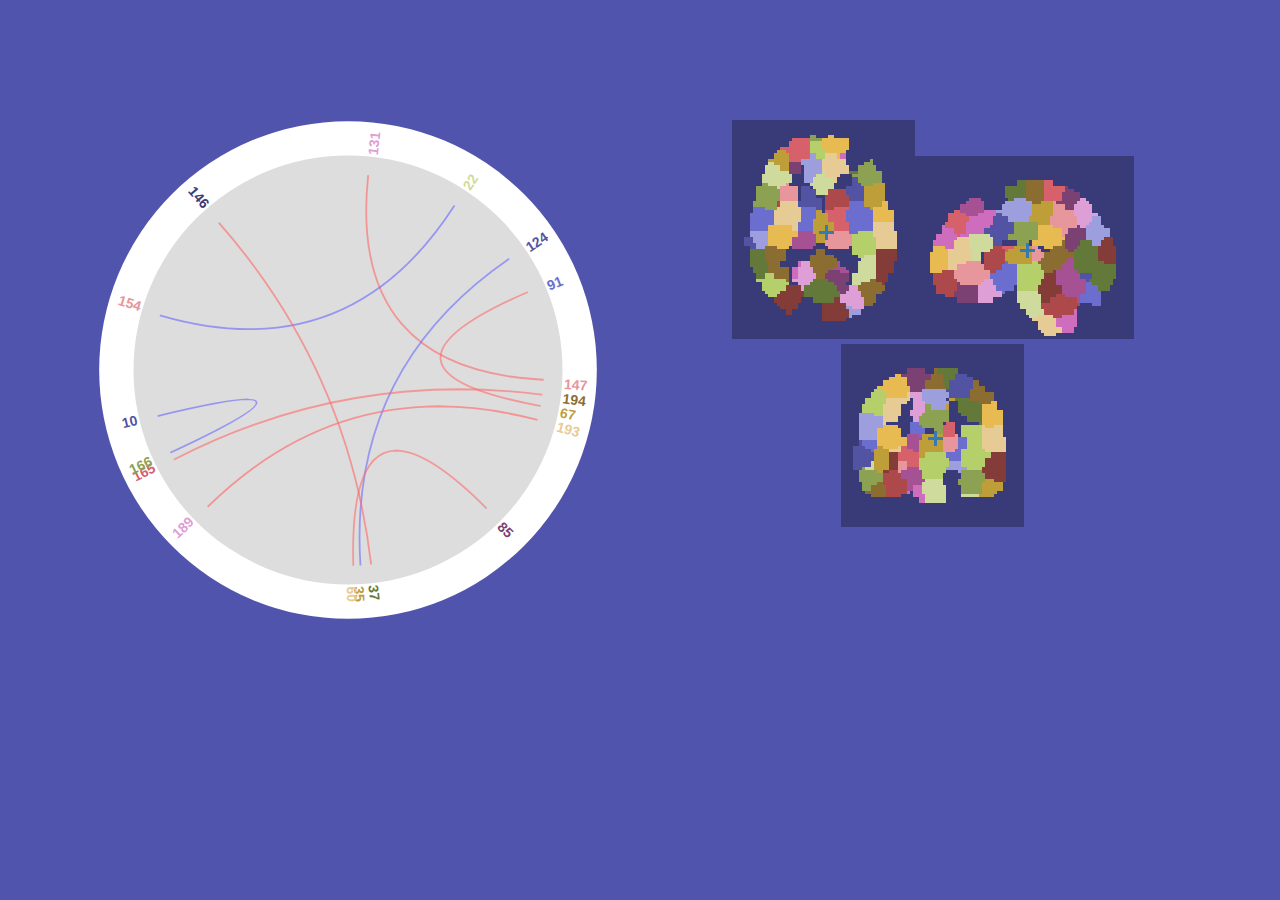
<file: examples/deeplearning/index.html>
<!DOCTYPE html>
<html>
  <head>
    <title>ABIDE results</title>
    <meta charset="utf-8">
    <link rel="stylesheet" href="css/bootstrap.min.css">
    <link rel="stylesheet" href="css/d3.slider.css">
    <link rel="stylesheet" href="css/index.css">
  </head>
  <body>
    <div class="container">
      <div class="row">
        <div class="col-md-6" id="chord"></div>
        <div class="col-md-6" id="brain"></div>
      </div>
    </div>
    <script src="js/jquery-2.1.4.min.js"></script>
    <script src="js/d3.min.js"></script>
    <script src="../../NeuroView.js"></script>
    <script src="js/chords.js"></script>
  </body>
</html>
</file>
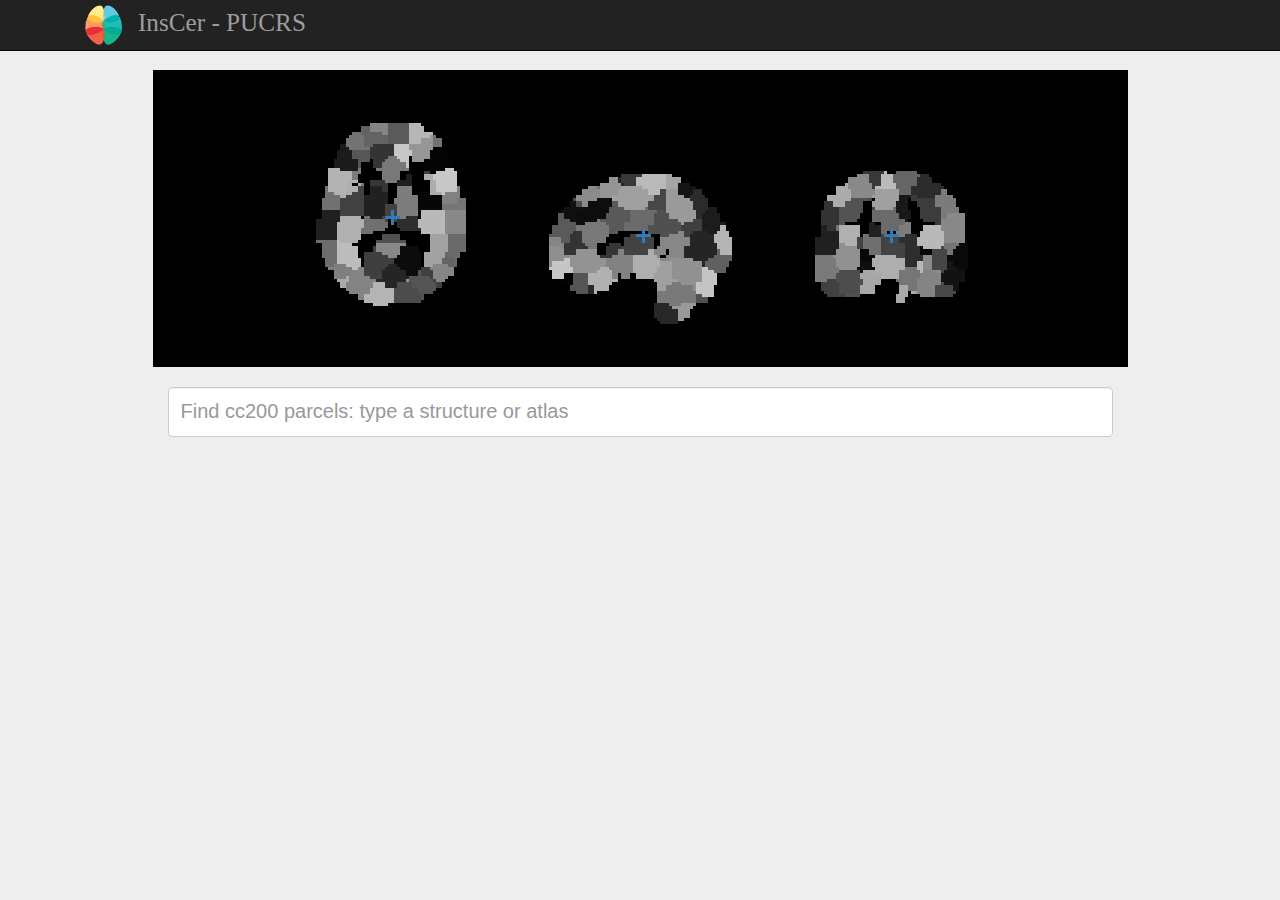
<file: examples/search/index.html>
<!DOCTYPE html>
<html>
  <head>
    <title>ACERTA - SCHOOLS results</title>
    <meta charset="utf-8">
    <link rel="stylesheet" href="css/bootstrap.min.css">
    <link rel="stylesheet" href="css/index.css">
  </head>
  <body>
    <nav class="navbar navbar-inverse navbar-fixed-top" role="navigation">
      <div class="navbar-inner">
        <div class="container">
          <div class="navbar-header">
            <a class="navbar-brand" href="#">
              <span><img class="brand" src="img/logo-inscer.png" alt=""></span>
              InsCer - PUCRS
            </a>
          </div>
        </div>
      </div>
    </nav>
    <div class="container">
      <div class="row">
        <div class="col-md-10 col-md-push-1" id="brain">Loading cc200...</div>
      </div>
      <div class="row">
        <div class="col-md-10 col-md-push-1">
          <div id="regions"></div>
          <div class="form-group">
            <input type="text" id="search" class="form-control" placeholder="Loading labels...">
          </div>
          <div id="labels" class="panel panel-default hide">
            <div class="panel-body">
              <div class="list-group">
              </div>
            </div>
          </div>
        </div>
      </div>
    </div>
    <script src="js/jquery-2.1.4.min.js"></script>
    <script src="js/d3.min.js"></script>
    <script src="../../NeuroView.js"></script>
    <script src="js/find.js"></script>
  </body>
</html>
</file>
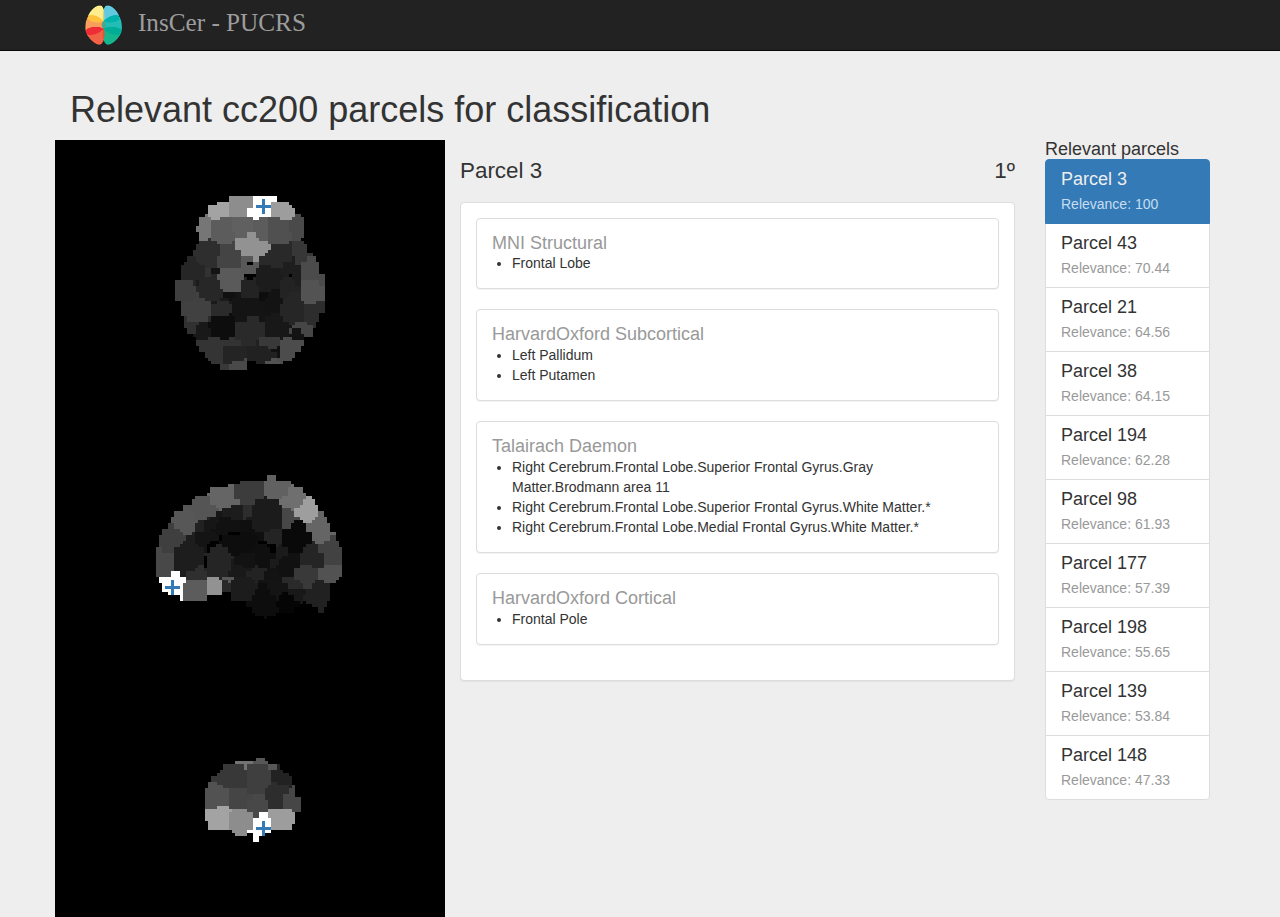
<file: examples/svm_coeffs/index.html>
<!DOCTYPE html>
<html>
  <head>
    <title>ACERTA - SCHOOLS results</title>
    <meta charset="utf-8">
    <link rel="stylesheet" href="css/bootstrap.min.css">
    <link rel="stylesheet" href="css/index.css">
  </head>
  <body>
    <nav class="navbar navbar-inverse navbar-fixed-top" role="navigation">
      <div class="navbar-inner">
        <div class="container">
          <div class="navbar-header">
            <a class="navbar-brand" href="#">
              <span><img class="brand" src="img/logo-inscer.png" alt=""></span>
              InsCer - PUCRS
            </a>
          </div>
        </div>
      </div>
    </nav>
    <div class="container">
      <h1>Relevant cc200 parcels for classification</h1>
      <div class="row">
        <div class="col-md-4" id="brain">Loading cc200...</div>
        <div class="col-md-6">
          <div id="brain_info">Loading data...</div>
          <div id="labels" class="panel panel-default">
            <div class="panel-body">
              <div class="list-group">
              </div>
            </div>
          </div>
        </div>
        <div class="col-md-2" id="regions">
          <h4>Relevant parcels</h4>
          <div class="list-group">
          </div>
        </div>
      </div>
    </div>
    <script src="js/jquery-2.1.4.min.js"></script>
    <script src="js/d3.min.js"></script>
    <script src="../../NeuroView.js"></script>
    <script src="js/svm_coeffs.js"></script>
  </body>
</html>
</file>
<file: examples/deeplearning/css/d3.slider.css>
.d3-slider {
    position: relative;
    font-family: Verdana,Arial,sans-serif;
    font-size: 1.1em;
    border: 1px solid #aaaaaa;
    z-index: 2;
}

.d3-slider-horizontal {
    height: .8em;
}  

.d3-slider-range {
  background:#2980b9;
  left:0px;
  right:0px;
  height: 0.8em;
  position: absolute;
}

.d3-slider-range-vertical {
  background:#2980b9;
  left:0px;
  right:0px;
  position: absolute;
  top:0;
}

.d3-slider-vertical {
    width: .8em;
    height: 100px;
}      

.d3-slider-handle {
    position: absolute;
    width: 1.2em;
    height: 1.2em;
    border: 1px solid #d3d3d3;
    border-radius: 4px;
    background: #eee;
    background: linear-gradient(to bottom, #eee 0%, #ddd 100%);
    z-index: 3;
}

.d3-slider-handle:hover {
    border: 1px solid #999999;
}

.d3-slider-horizontal .d3-slider-handle {
    top: -.3em;
    margin-left: -.6em;
}

.d3-slider-axis {
    position: relative;
    z-index: 1;    
}

.d3-slider-axis-bottom {
    top: .8em;
}

.d3-slider-axis-right {
    left: .8em;
}

.d3-slider-axis path {
    stroke-width: 0;
    fill: none;
}

.d3-slider-axis line {
    fill: none;
    stroke: #aaa;
    shape-rendering: crispEdges;
}

.d3-slider-axis text {
    font-size: 11px;
}

.d3-slider-vertical .d3-slider-handle {
    left: -.25em;
    margin-left: 0;
    margin-bottom: -.6em;      
}
</file>
<file: examples/deeplearning/css/index.css>
body { padding:50px 0; background:rgb(81, 84, 172); color:#FFF; font-weight:bold; }

circle.textcircle { fill:#FFF; }
circle.chordcircle { fill:#DDD; }

#brain { padding:10px; margin:10px 0; text-align:center }
#brain * {
  -webkit-user-select:none;
  -moz-user-select:none;
  -ms-user-select:none;
  -o-user-select:none;
  user-select:none;
}
#brain canvas { cursor:pointer; }

#chord { padding:10px; margin:10px 0; }
#chord, #chord * {
  -webkit-user-select:none;
  -moz-user-select:none;
  -ms-user-select:none;
  -o-user-select:none;
  user-select:none;
  text-align:center;
}
#chord .region { cursor:pointer; }
#chord .chord { cursor:pointer; fill:none !important; }

#threshold { background:#DDD; }
#threshold .d3-slider-handle { background:#FFF; }
#threshold text { fill:#FFF; cursor:pointer; }

.container { margin-top:50px; }

.axis path,
.axis line {
  fill: none;
  stroke: #FFF;
  shape-rendering: crispEdges;
}

.line {
  fill: none;
  stroke: steelblue;
  stroke-width: 1.5px;
}

#distribution .title { fill: #FFFFFF; }
#distribution .tick text { fill: #FFFFFF; } 

#distribution .label.asd { fill: darkgreen; font-size: 14px; }
#distribution .label.tc { fill: darkviolet; font-size: 14px; }

.hist.asd rect { fill: lime; }
.hist.tc rect { fill: violet; }

.normal .mean {
  stroke-width: 2;
  fill: none;
  opacity: 0.5;
}
.normal.asd .mean {
  stroke: darkgreen;
}

.normal.tc .mean {
  stroke: darkviolet;
}

.normal path {
  /*stroke-dasharray: 10,10;*/
  stroke-width: 3;
  fill: none;
}
.normal.asd path {
  stroke: darkgreen;
}

.normal.tc path {
  stroke: darkviolet;
}
</file>
<file: examples/search/css/index.css>
body { padding:70px 0 0 0; background:#EEE; }
h4, p { margin:0; color:#999; }
.navbar-brand { padding:5px 15px; font-family:serif; font-size:180%; }
.navbar-brand img { height:40px; }
.navbar-brand span { margin-right:10px; }

#brain_info { font-size:160%; padding:15px 0; }
#brain * {
  -webkit-user-select:none;
  -moz-user-select:none;
  -ms-user-select:none;
  -o-user-select:none;
  user-select:none;
}

#brain { background:#000; padding:10px; color:#FFF; font-size:20px; text-align:center; }
#brain canvas { cursor:pointer; margin:25px; }
#labels .list-group .panel { cursor:pointer; }

#labels ul { margin-bottom:0; padding-left:20px; }
#labels mark { padding:0; color:#000; background:#CCC; }

#regions h4 { color:#333; }
#regions .active h4 { color:#EEE; }

.btn-group { text-align:center; }

#search { font-size:20px; height:50px; margin-top:20px; }
</file>
<file: examples/svm_coeffs/css/index.css>
body { padding:70px 0 0 0; background:#EEE; }
h4, p { margin:0; color:#999; }
.navbar-brand { padding:5px 15px; font-family:serif; font-size:180%; }
.navbar-brand img { height:40px; }
.navbar-brand span { margin-right:10px; }

#brain_info { font-size:160%; padding:15px 0; }
#brain * {
  -webkit-user-select:none;
  -moz-user-select:none;
  -ms-user-select:none;
  -o-user-select:none;
  user-select:none;
}

#brain { background:#000; padding:10px; color:#FFF; font-size:20px; text-align:center; }
#brain canvas { cursor:pointer; margin:25px; }
#labels .list-group .panel { cursor:pointer; }

#labels ul { margin-bottom:0; padding-left:20px; }
#labels mark { padding:0; color:#000; background:#CCC; }

#regions h4 { color:#333; }
#regions .active h4 { color:#EEE; }

.btn-group { text-align:center; }

#search { font-size:20px; height:50px; margin-top:20px; }
</file>
